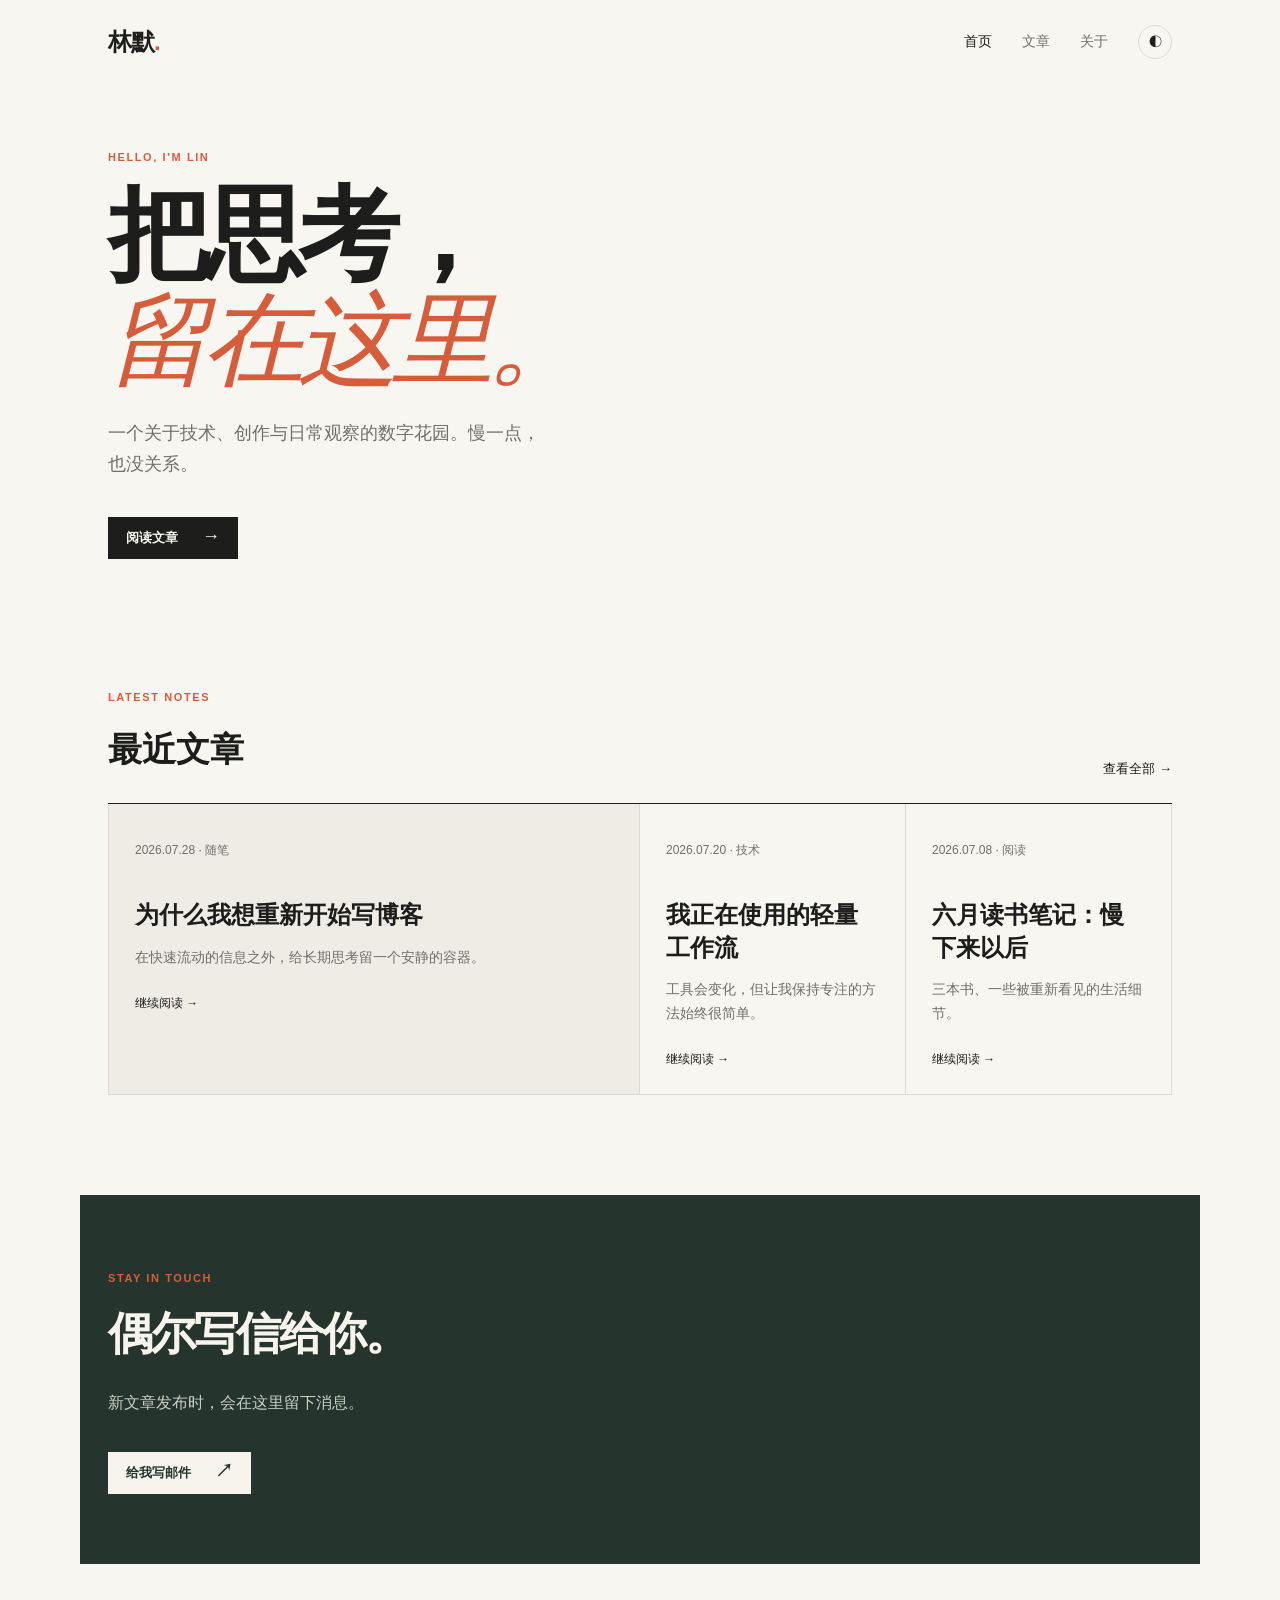
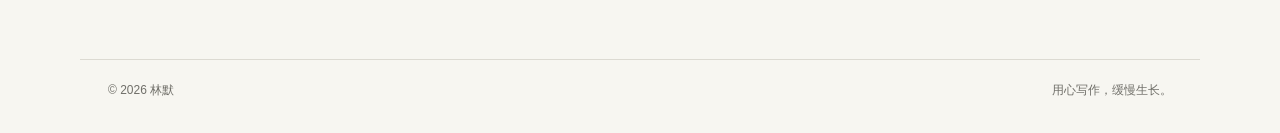
<file: index.html>
<!doctype html>
<html lang="zh-CN">
  <head>
    <meta charset="UTF-8" />
    <meta name="viewport" content="width=device-width, initial-scale=1.0" />
    <meta name="description" content="林默的个人博客，记录技术、阅读和生活。" />
    <title>林默 · 个人博客</title>
    <link rel="stylesheet" href="assets/css/style.css" />
  </head>
  <body>
    <header class="site-header">
      <a class="brand" href="index.html">林默<span>.</span></a>
      <nav aria-label="主导航">
        <a class="active" href="index.html">首页</a>
        <a href="posts.html">文章</a>
        <a href="about.html">关于</a>
      </nav>
      <button class="theme-toggle" type="button" aria-label="切换明暗主题">◐</button>
    </header>

    <main>
      <section class="hero">
        <p class="eyebrow">HELLO, I'M LIN</p>
        <h1>把思考，<br /><em>留在这里。</em></h1>
        <p class="intro">一个关于技术、创作与日常观察的数字花园。慢一点，也没关系。</p>
        <a class="button" href="posts.html">阅读文章 <span>→</span></a>
      </section>

      <section class="latest wrap" aria-labelledby="latest-title">
        <div class="section-heading">
          <p class="eyebrow">LATEST NOTES</p>
          <h2 id="latest-title">最近文章</h2>
          <a href="posts.html">查看全部 →</a>
        </div>
        <div class="post-list">
          <article class="post-card featured">
            <p class="post-meta">2026.07.28 · 随笔</p>
            <h3><a href="posts/a-digital-garden.html">为什么我想重新开始写博客</a></h3>
            <p>在快速流动的信息之外，给长期思考留一个安静的容器。</p>
            <a class="read-more" href="posts/a-digital-garden.html">继续阅读 →</a>
          </article>
          <article class="post-card">
            <p class="post-meta">2026.07.20 · 技术</p>
            <h3><a href="posts/a-digital-garden.html">我正在使用的轻量工作流</a></h3>
            <p>工具会变化，但让我保持专注的方法始终很简单。</p>
            <a class="read-more" href="posts/a-digital-garden.html">继续阅读 →</a>
          </article>
          <article class="post-card">
            <p class="post-meta">2026.07.08 · 阅读</p>
            <h3><a href="posts/a-digital-garden.html">六月读书笔记：慢下来以后</a></h3>
            <p>三本书、一些被重新看见的生活细节。</p>
            <a class="read-more" href="posts/a-digital-garden.html">继续阅读 →</a>
          </article>
        </div>
      </section>

      <section class="newsletter wrap">
        <p class="eyebrow">STAY IN TOUCH</p>
        <h2>偶尔写信给你。</h2>
        <p>新文章发布时，会在这里留下消息。</p>
        <a class="button light" href="mailto:hello@example.com">给我写邮件 <span>↗</span></a>
      </section>
    </main>

    <footer><span>© 2026 林默</span><span>用心写作，缓慢生长。</span></footer>
    <script src="assets/js/main.js"></script>
  </body>
</html>
</file>
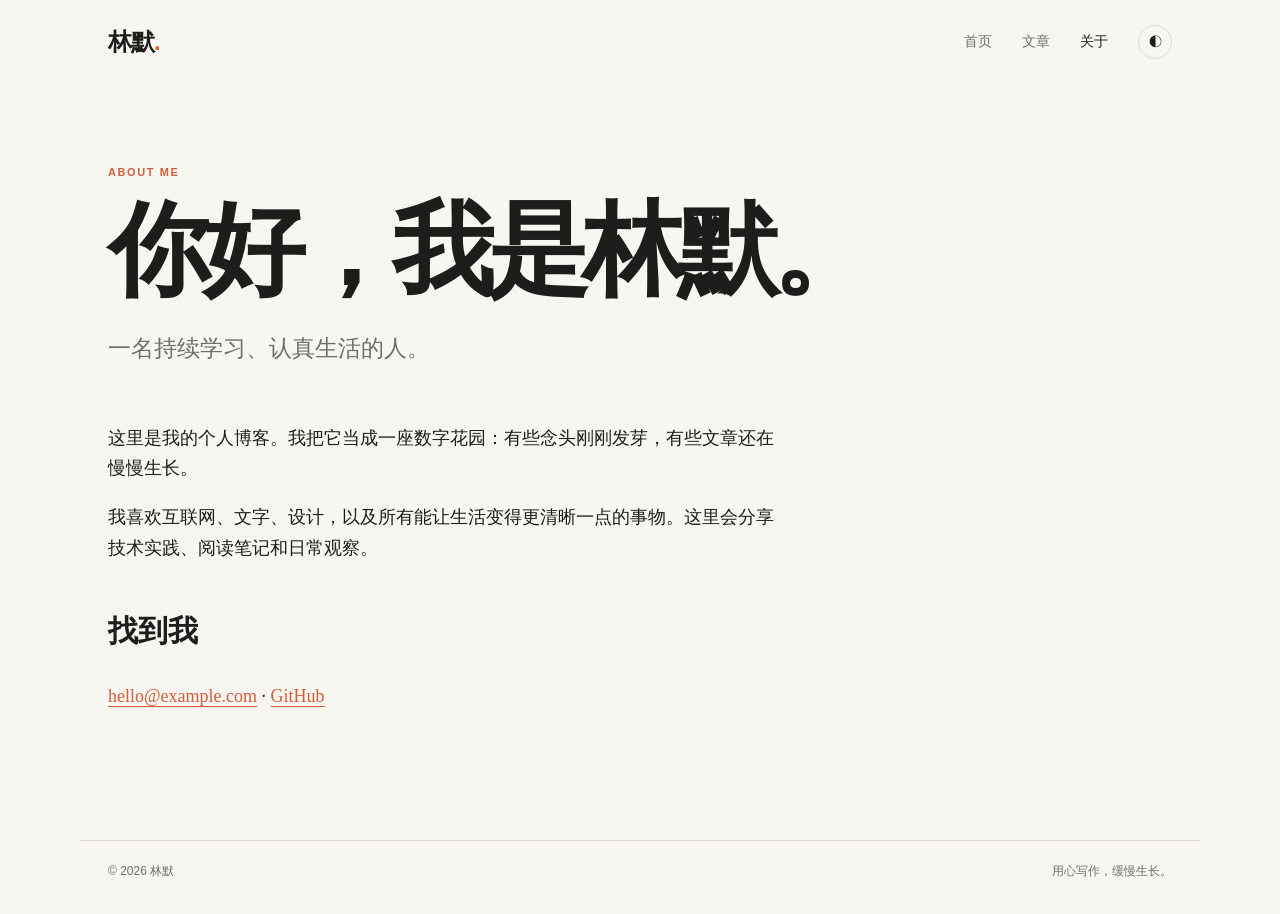
<file: about.html>
<!doctype html>
<html lang="zh-CN">
  <head><meta charset="UTF-8" /><meta name="viewport" content="width=device-width, initial-scale=1.0" /><title>关于 · 林默</title><link rel="stylesheet" href="assets/css/style.css" /></head>
  <body>
    <header class="site-header"><a class="brand" href="index.html">林默<span>.</span></a><nav aria-label="主导航"><a href="index.html">首页</a><a href="posts.html">文章</a><a class="active" href="about.html">关于</a></nav><button class="theme-toggle" type="button" aria-label="切换明暗主题">◐</button></header>
    <main class="page wrap about"><p class="eyebrow">ABOUT ME</p><h1>你好，我是林默。</h1><p class="lead">一名持续学习、认真生活的人。</p><div class="prose"><p>这里是我的个人博客。我把它当成一座数字花园：有些念头刚刚发芽，有些文章还在慢慢生长。</p><p>我喜欢互联网、文字、设计，以及所有能让生活变得更清晰一点的事物。这里会分享技术实践、阅读笔记和日常观察。</p><h2>找到我</h2><p><a href="mailto:hello@example.com">hello@example.com</a> · <a href="https://github.com/" target="_blank" rel="noreferrer">GitHub</a></p></div></main>
    <footer><span>© 2026 林默</span><span>用心写作，缓慢生长。</span></footer><script src="assets/js/main.js"></script>
  </body>
</html>
</file>
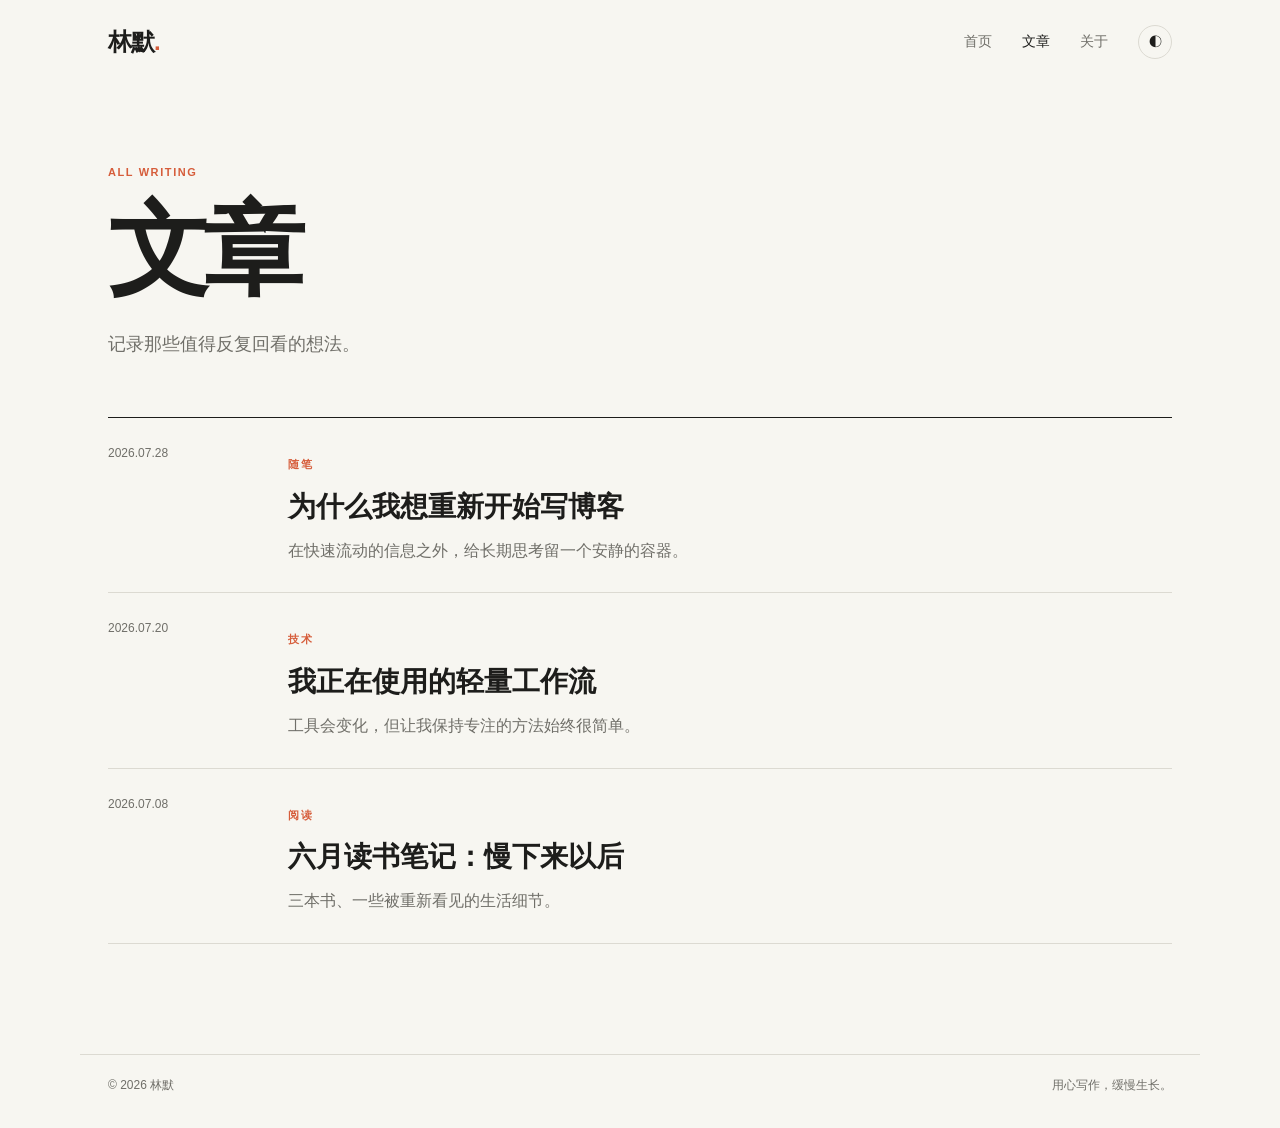
<file: posts.html>
<!doctype html>
<html lang="zh-CN">
  <head>
    <meta charset="UTF-8" /><meta name="viewport" content="width=device-width, initial-scale=1.0" />
    <title>文章 · 林默</title><link rel="stylesheet" href="assets/css/style.css" />
  </head>
  <body>
    <header class="site-header"><a class="brand" href="index.html">林默<span>.</span></a><nav aria-label="主导航"><a href="index.html">首页</a><a class="active" href="posts.html">文章</a><a href="about.html">关于</a></nav><button class="theme-toggle" type="button" aria-label="切换明暗主题">◐</button></header>
    <main class="page wrap">
      <p class="eyebrow">ALL WRITING</p><h1>文章</h1><p class="page-intro">记录那些值得反复回看的想法。</p>
      <div class="archive">
        <article><time>2026.07.28</time><div><p class="tag">随笔</p><h2><a href="posts/a-digital-garden.html">为什么我想重新开始写博客</a></h2><p>在快速流动的信息之外，给长期思考留一个安静的容器。</p></div></article>
        <article><time>2026.07.20</time><div><p class="tag">技术</p><h2><a href="posts/a-digital-garden.html">我正在使用的轻量工作流</a></h2><p>工具会变化，但让我保持专注的方法始终很简单。</p></div></article>
        <article><time>2026.07.08</time><div><p class="tag">阅读</p><h2><a href="posts/a-digital-garden.html">六月读书笔记：慢下来以后</a></h2><p>三本书、一些被重新看见的生活细节。</p></div></article>
      </div>
    </main>
    <footer><span>© 2026 林默</span><span>用心写作，缓慢生长。</span></footer><script src="assets/js/main.js"></script>
  </body>
</html>
</file>
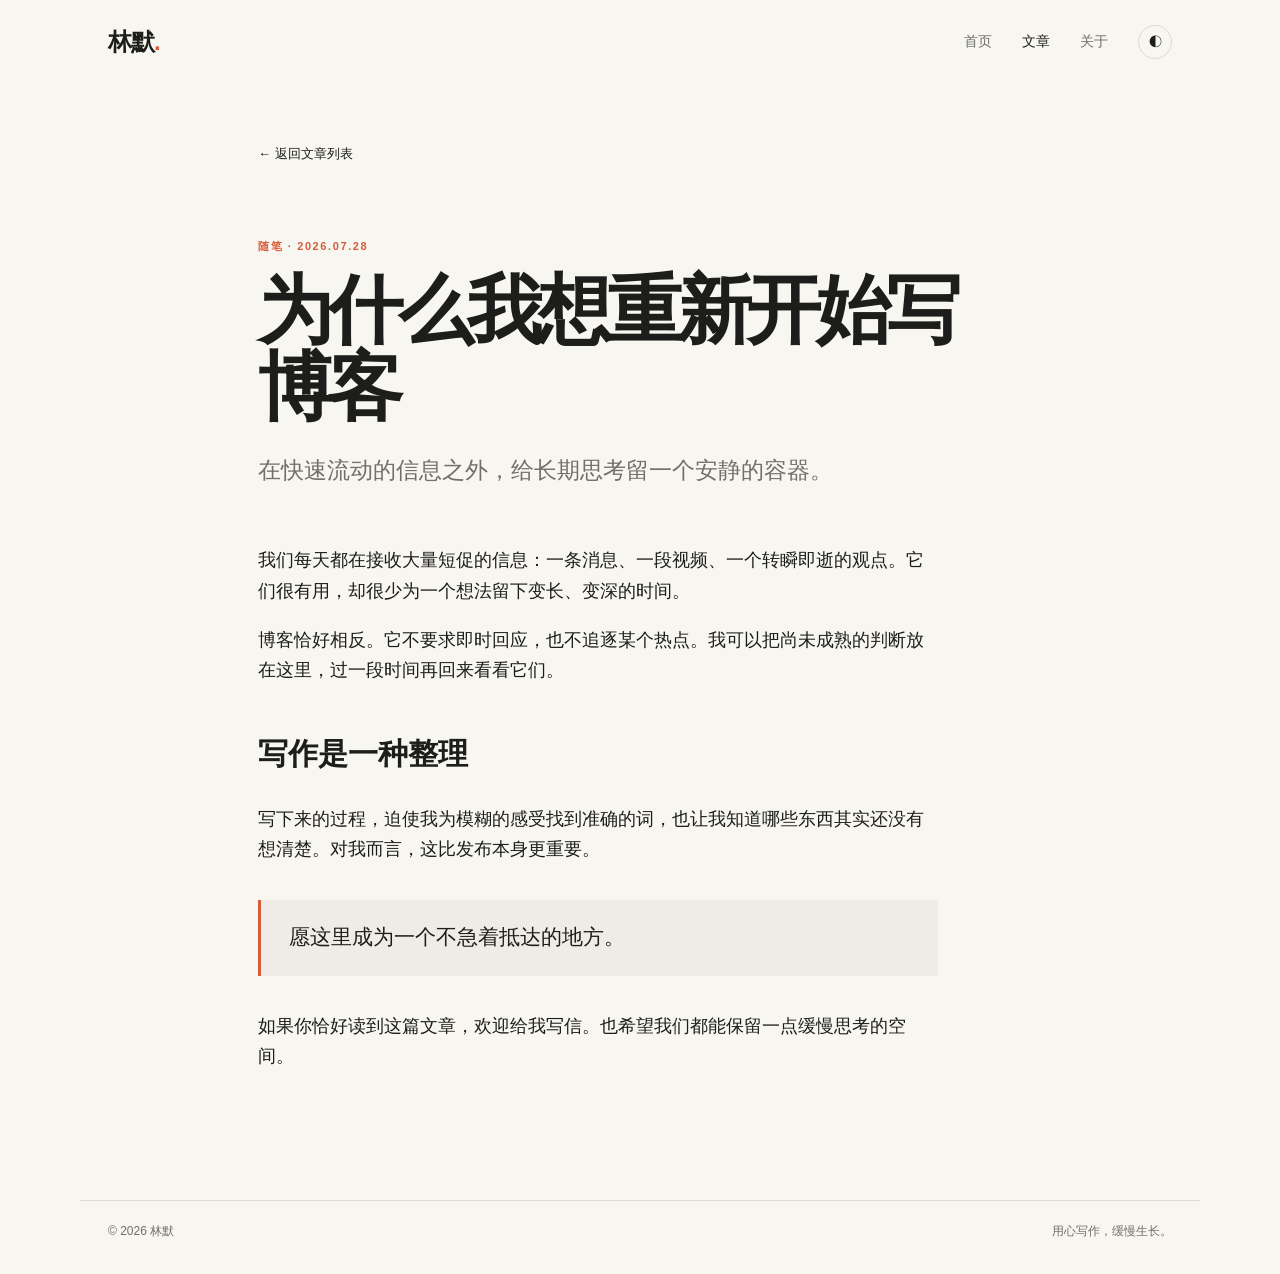
<file: posts/a-digital-garden.html>
<!doctype html>
<html lang="zh-CN">
  <head><meta charset="UTF-8" /><meta name="viewport" content="width=device-width, initial-scale=1.0" /><title>为什么我想重新开始写博客 · 林默</title><link rel="stylesheet" href="../assets/css/style.css" /></head>
  <body>
    <header class="site-header"><a class="brand" href="../index.html">林默<span>.</span></a><nav aria-label="主导航"><a href="../index.html">首页</a><a class="active" href="../posts.html">文章</a><a href="../about.html">关于</a></nav><button class="theme-toggle" type="button" aria-label="切换明暗主题">◐</button></header>
    <main class="article wrap"><a class="back" href="../posts.html">← 返回文章列表</a><p class="eyebrow">随笔 · 2026.07.28</p><h1>为什么我想重新开始写博客</h1><p class="article-lead">在快速流动的信息之外，给长期思考留一个安静的容器。</p><div class="prose"><p>我们每天都在接收大量短促的信息：一条消息、一段视频、一个转瞬即逝的观点。它们很有用，却很少为一个想法留下变长、变深的时间。</p><p>博客恰好相反。它不要求即时回应，也不追逐某个热点。我可以把尚未成熟的判断放在这里，过一段时间再回来看看它们。</p><h2>写作是一种整理</h2><p>写下来的过程，迫使我为模糊的感受找到准确的词，也让我知道哪些东西其实还没有想清楚。对我而言，这比发布本身更重要。</p><blockquote>愿这里成为一个不急着抵达的地方。</blockquote><p>如果你恰好读到这篇文章，欢迎给我写信。也希望我们都能保留一点缓慢思考的空间。</p></div></main>
    <footer><span>© 2026 林默</span><span>用心写作，缓慢生长。</span></footer><script src="../assets/js/main.js"></script>
  </body>
</html>
</file>
<file: assets/css/style.css>
:root{--bg:#f7f6f1;--text:#1d1d1b;--muted:#706f69;--line:#dcdad2;--card:#eeece5;--accent:#d65d3b;--dark:#25342d}*{box-sizing:border-box}html{scroll-behavior:smooth}body{margin:0;background:var(--bg);color:var(--text);font-family:"Noto Serif SC","Songti SC",Georgia,serif;line-height:1.7;transition:.25s background,.25s color}a{color:inherit;text-decoration:none}.site-header,footer,.wrap{max-width:1120px;margin:auto;padding-left:28px;padding-right:28px}.site-header{height:84px;display:flex;align-items:center;justify-content:space-between;font-family:Arial,sans-serif}.brand{font:700 24px/1 Arial,sans-serif;letter-spacing:-1px}.brand span{color:var(--accent)}nav{display:flex;gap:30px;margin-left:auto;margin-right:30px}nav a{font-size:14px;color:var(--muted)}nav a.active,nav a:hover{color:var(--text)}.theme-toggle{border:1px solid var(--line);background:transparent;color:var(--text);width:34px;height:34px;border-radius:50%;cursor:pointer}.hero{max-width:1120px;margin:66px auto 120px;padding:0 28px}.eyebrow,.tag{font:700 11px/1.3 Arial,sans-serif;letter-spacing:1.6px;color:var(--accent);text-transform:uppercase}.hero h1,.page h1,.article h1{font-size:clamp(48px,8vw,105px);letter-spacing:-.07em;line-height:1.02;margin:20px 0 25px}.hero em{font-weight:400;color:var(--accent)}.intro,.page-intro{color:var(--muted);max-width:440px;font-size:18px}.button{display:inline-flex;gap:24px;margin-top:20px;padding:12px 18px;background:var(--text);color:var(--bg);font:600 13px Arial,sans-serif}.button span{font-size:18px;line-height:.8}.latest{padding-bottom:100px}.section-heading{display:grid;grid-template-columns:1fr auto;align-items:end;margin-bottom:25px}.section-heading .eyebrow,.section-heading h2{grid-column:1}.section-heading h2{font-size:34px;margin:5px 0 0}.section-heading a{grid-column:2;grid-row:1/3;font:13px Arial,sans-serif}.post-list{display:grid;grid-template-columns:2fr 1fr 1fr;border-top:1px solid var(--text)}.post-card{min-height:265px;padding:26px;border-right:1px solid var(--line);border-bottom:1px solid var(--line)}.post-card:first-child{border-left:1px solid var(--line)}.post-card.featured{background:var(--card)}.post-meta{font:12px Arial,sans-serif;color:var(--muted)}.post-card h3{font-size:24px;line-height:1.35;margin:40px 0 10px}.post-card p:not(.post-meta){color:var(--muted);font-size:14px}.read-more{display:block;margin-top:25px;font:12px Arial,sans-serif}.newsletter{background:var(--dark);color:#f6f4ec;padding-top:65px;padding-bottom:70px;margin-bottom:95px}.newsletter h2{font-size:45px;letter-spacing:-.05em;margin:8px 0}.newsletter p:not(.eyebrow){color:#c8d0c8}.button.light{background:#f6f4ec;color:var(--dark)}footer{border-top:1px solid var(--line);padding-top:22px;padding-bottom:34px;display:flex;justify-content:space-between;color:var(--muted);font:12px Arial,sans-serif}.page{padding-top:70px;padding-bottom:110px}.archive{margin-top:58px;border-top:1px solid var(--text)}.archive article{display:grid;grid-template-columns:150px 1fr;gap:30px;padding:28px 0;border-bottom:1px solid var(--line)}.archive time{font:12px Arial,sans-serif;color:var(--muted)}.archive h2{font-size:28px;margin:7px 0}.archive p:not(.tag){margin:0;color:var(--muted)}.about .lead,.article-lead{font-size:23px;color:var(--muted)}.prose{max-width:680px;margin-top:55px;font-size:18px}.prose h2{margin-top:42px;font-size:30px}.prose a{color:var(--accent);border-bottom:1px solid}.article{padding-top:55px;padding-bottom:110px;max-width:820px}.article .back{display:inline-block;margin-bottom:65px;font:13px Arial,sans-serif}.article h1{font-size:clamp(42px,6vw,75px);max-width:760px}.article blockquote{margin:35px 0;padding:20px 28px;border-left:3px solid var(--accent);background:var(--card);font-size:21px}body.dark{--bg:#1e2420;--text:#f2f0e8;--muted:#b4b8ae;--line:#4b544d;--card:#303a33;--dark:#101712}@media(max-width:720px){.site-header,footer,.wrap{padding-left:20px;padding-right:20px}.hero{padding:0 20px;margin:35px auto 80px}nav{gap:16px;margin-right:15px}.post-list{grid-template-columns:1fr}.post-card,.post-card:first-child{border-left:1px solid var(--line)}.newsletter{margin-bottom:55px}.archive article{grid-template-columns:1fr;gap:5px}.archive{margin-top:35px}.hero h1{font-size:62px}footer{gap:10px;flex-direction:column}}
</file>
